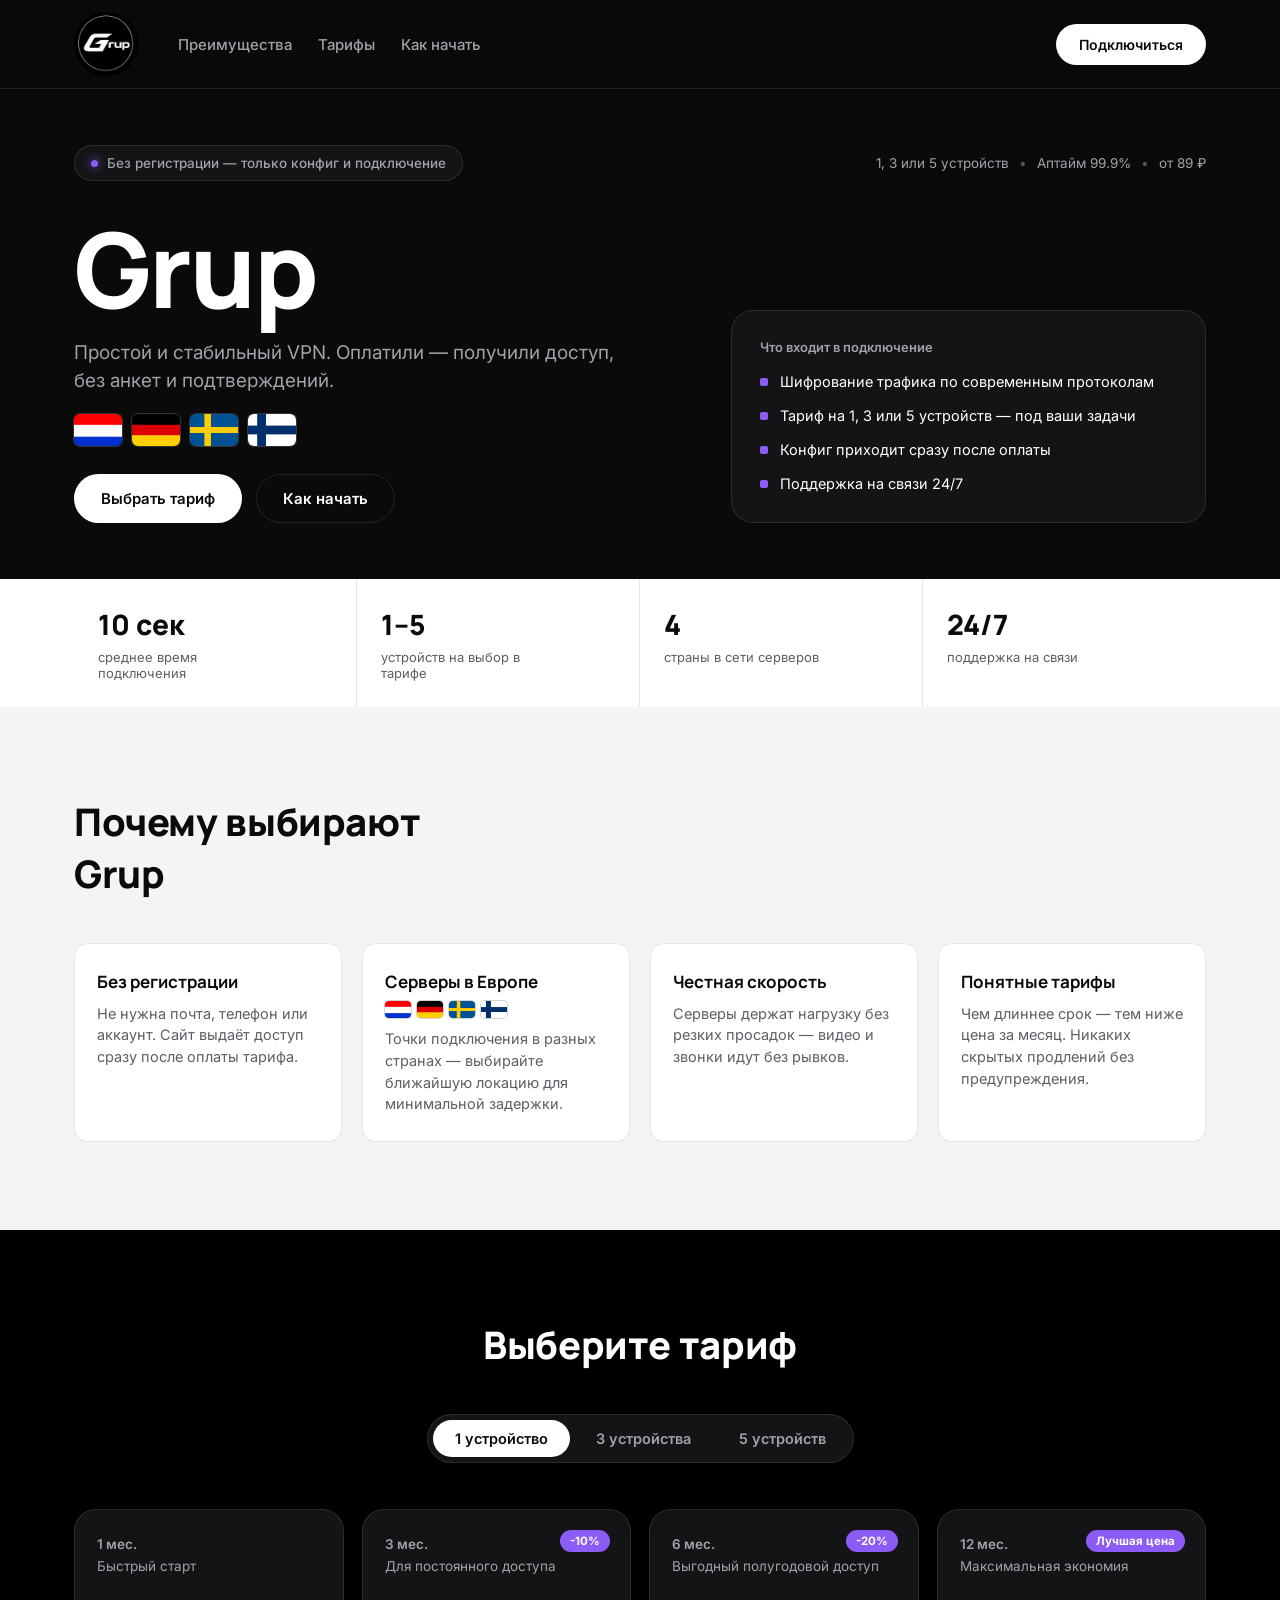
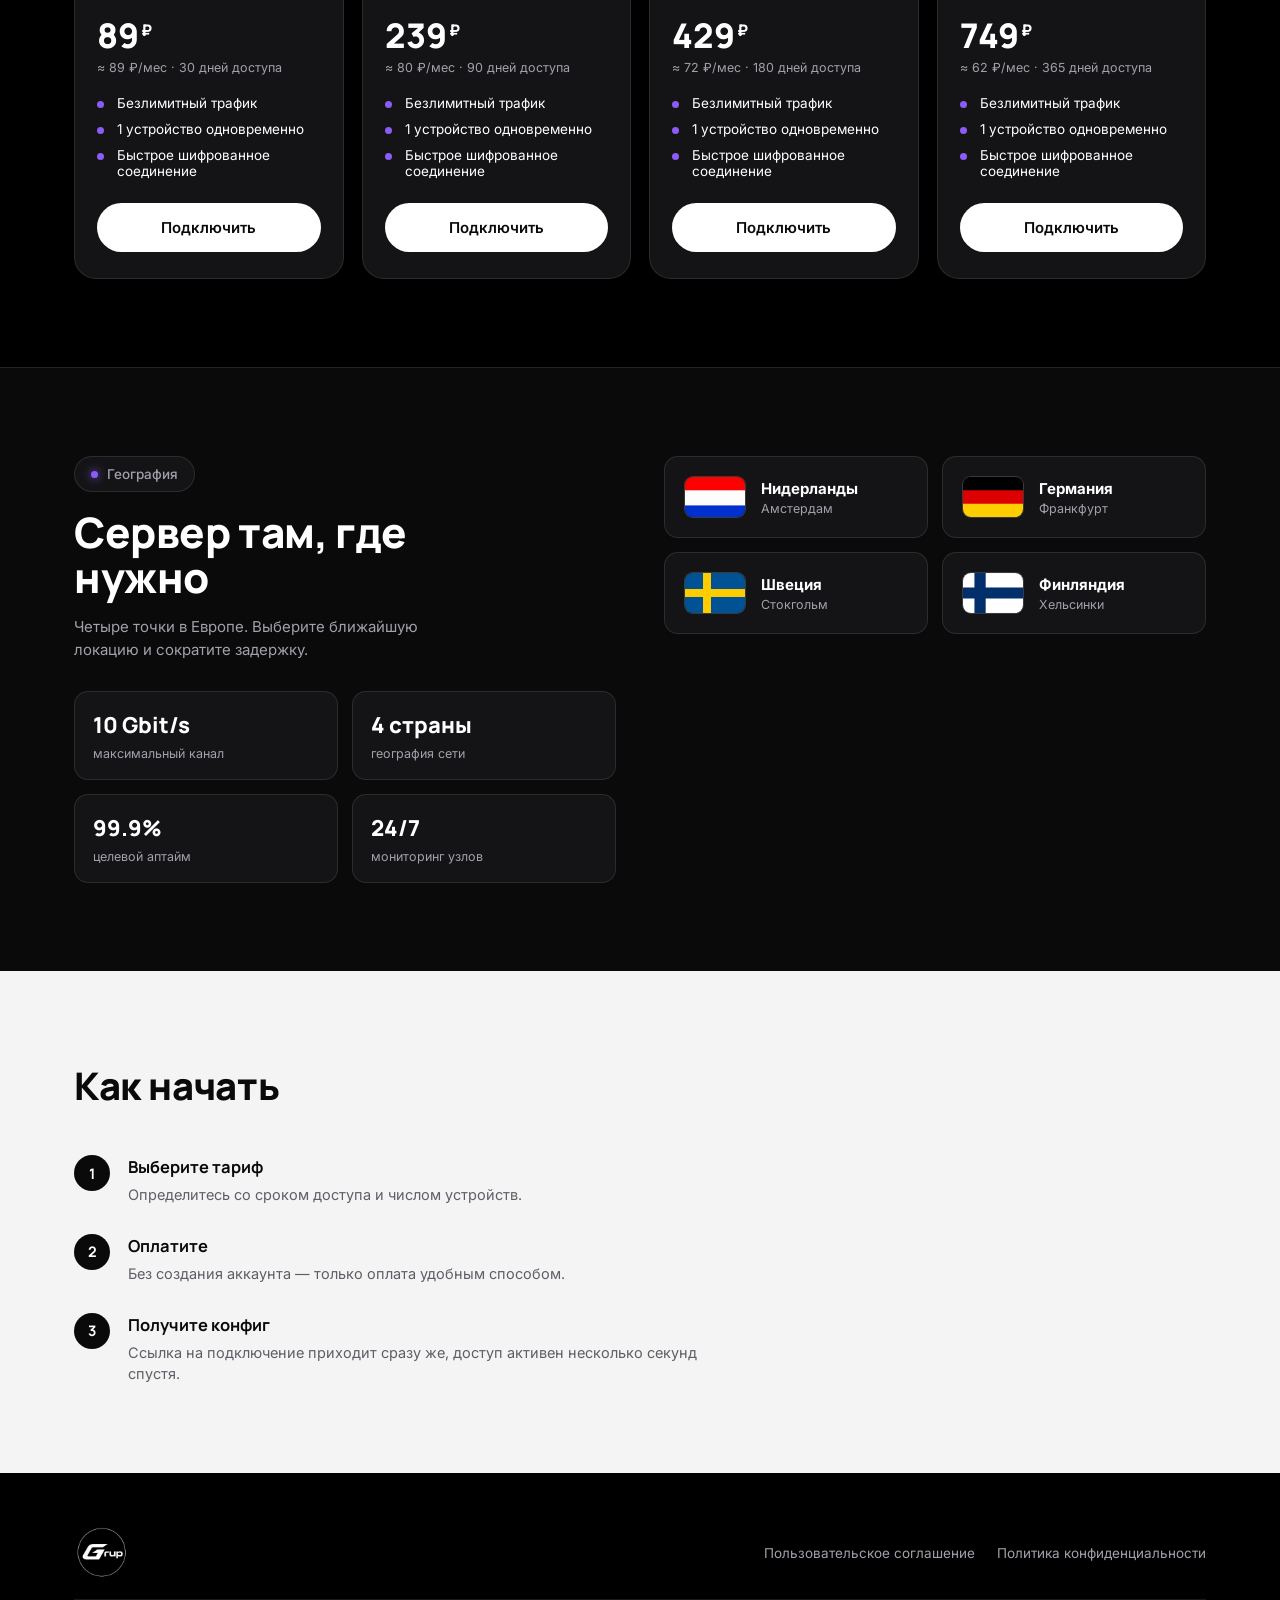
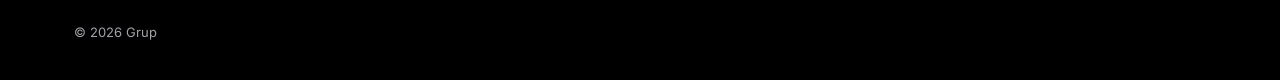
<file: index.html>
<!DOCTYPE html>
<html lang="ru">
<head>
<meta charset="UTF-8">
<meta name="viewport" content="width=device-width, initial-scale=1.0">
<title>Grup — быстрое и надёжное подключение</title>
<link rel="preconnect" href="https://fonts.googleapis.com">
<link rel="preconnect" href="https://fonts.gstatic.com" crossorigin>
<link href="https://fonts.googleapis.com/css2?family=Manrope:wght@500;700;800&family=Inter:wght@400;500;600&display=swap" rel="stylesheet">
<link rel="stylesheet" href="style.css">
</head>
<body>

<header class="topbar">
  <div class="container topbar__row">
    <a href="#top" class="brand">
      <img src="logo.png" alt="Grup" class="brand__logo">
    </a>

    <nav class="nav" id="nav">
      <a href="#features">Преимущества</a>
      <a href="#pricing">Тарифы</a>
      <a href="#start">Как начать</a>
    </nav>

    <a href="https://t.me/Grup_VPN_bot" target="_blank" rel="noopener" class="btn btn--white btn--sm nav-cta">Подключиться</a>

    <button class="burger" id="burger" aria-label="Открыть меню" aria-expanded="false">
      <span></span><span></span><span></span>
    </button>
  </div>
</header>

<main id="top">

  <section class="hero">
    <div class="container hero__inner">

      <div class="hero__top">
        <span class="pill">
          <span class="pill__dot"></span>
          Без регистрации — только конфиг и подключение
        </span>
        <div class="hero__meta">
          <span>1, 3 или 5 устройств</span>
          <span class="dotsep">•</span>
          <span>Аптайм 99.9%</span>
          <span class="dotsep">•</span>
          <span>от 89 ₽</span>
        </div>
      </div>

      <div class="hero__body">
        <div class="hero__text">
          <h1 class="hero__title">Grup</h1>
          <p class="hero__subtitle">Простой и стабильный VPN. Оплатили — получили доступ, без анкет и подтверждений.</p>
          <p class="hero__flags"><img class="flag flag--md" src="nl.png" alt="Нидерланды" loading="lazy"><img class="flag flag--md" src="de.png" alt="Германия" loading="lazy"><img class="flag flag--md" src="se.png" alt="Швеция" loading="lazy"><img class="flag flag--md" src="fi.png" alt="Финляндия" loading="lazy"></p>
          <div class="hero__actions">
            <a href="#pricing" class="btn btn--white">Выбрать тариф</a>
            <a href="#start" class="btn btn--dark">Как начать</a>
          </div>
        </div>

        <div class="hero__panel">
          <p class="hero__panel-label">Что входит в подключение</p>
          <ul class="hero__panel-list">
            <li>Шифрование трафика по современным протоколам</li>
            <li>Тариф на 1, 3 или 5 устройств — под ваши задачи</li>
            <li>Конфиг приходит сразу после оплаты</li>
            <li>Поддержка на связи 24/7</li>
          </ul>
        </div>
      </div>

    </div>

    <div class="statbar">
      <div class="container statbar__row">
        <div class="stat">
          <span class="stat__value">10 сек</span>
          <span class="stat__label">среднее время подключения</span>
        </div>
        <div class="stat">
          <span class="stat__value">1–5</span>
          <span class="stat__label">устройств на выбор в тарифе</span>
        </div>
        <div class="stat">
          <span class="stat__value">4</span>
          <span class="stat__label">страны в сети серверов</span>
        </div>
        <div class="stat">
          <span class="stat__value">24/7</span>
          <span class="stat__label">поддержка на связи</span>
        </div>
      </div>
    </div>
  </section>

  <section class="features" id="features">
    <div class="container">
      <h2 class="section-title">Почему выбирают Grup</h2>
      <div class="features__grid">
        <div class="feature">
          <h3>Без регистрации</h3>
          <p>Не нужна почта, телефон или аккаунт. Сайт выдаёт доступ сразу после оплаты тарифа.</p>
        </div>
        <div class="feature">
          <h3>Серверы в Европе <span class="flags"><img class="flag flag--sm" src="nl.png" alt="Нидерланды" loading="lazy"><img class="flag flag--sm" src="de.png" alt="Германия" loading="lazy"><img class="flag flag--sm" src="se.png" alt="Швеция" loading="lazy"><img class="flag flag--sm" src="fi.png" alt="Финляндия" loading="lazy"></span></h3>
          <p>Точки подключения в разных странах — выбирайте ближайшую локацию для минимальной задержки.</p>
        </div>
        <div class="feature">
          <h3>Честная скорость</h3>
          <p>Серверы держат нагрузку без резких просадок — видео и звонки идут без рывков.</p>
        </div>
        <div class="feature">
          <h3>Понятные тарифы</h3>
          <p>Чем длиннее срок — тем ниже цена за месяц. Никаких скрытых продлений без предупреждения.</p>
        </div>
      </div>
    </div>
  </section>

  <section class="pricing" id="pricing">
    <div class="container">
      <h2 class="section-title section-title--light">Выберите тариф</h2>

      <div class="tabs" role="tablist">
        <button class="tab is-active" data-devices="1" role="tab" aria-selected="true">1 устройство</button>
        <button class="tab" data-devices="3" role="tab" aria-selected="false">3 устройства</button>
        <button class="tab" data-devices="5" role="tab" aria-selected="false">5 устройств</button>
      </div>

      <div class="plans" id="plans"></div>
    </div>
  </section>

  <section class="geo" id="geo">
    <div class="container geo__inner">
      <div class="geo__text">
        <span class="pill pill--dark">
          <span class="pill__dot"></span>
          География
        </span>
        <h2 class="geo__title">Сервер там, где нужно</h2>
        <p class="geo__subtitle">Четыре точки в Европе. Выберите ближайшую локацию и сократите задержку.</p>
        <div class="geo__stats">
          <div class="geo__stat">
            <span class="geo__stat-value">10 Gbit/s</span>
            <span class="geo__stat-label">максимальный канал</span>
          </div>
          <div class="geo__stat">
            <span class="geo__stat-value">4 страны</span>
            <span class="geo__stat-label">география сети</span>
          </div>
          <div class="geo__stat">
            <span class="geo__stat-value">99.9%</span>
            <span class="geo__stat-label">целевой аптайм</span>
          </div>
          <div class="geo__stat">
            <span class="geo__stat-value">24/7</span>
            <span class="geo__stat-label">мониторинг узлов</span>
          </div>
        </div>
      </div>

      <div class="geo__list">
        <div class="geo__item">
          <img class="flag flag--lg" src="nl.png" alt="Нидерланды" loading="lazy">
          <div class="geo__place"><span class="geo__country">Нидерланды</span><span class="geo__city">Амстердам</span></div>
        </div>
        <div class="geo__item">
          <img class="flag flag--lg" src="de.png" alt="Германия" loading="lazy">
          <div class="geo__place"><span class="geo__country">Германия</span><span class="geo__city">Франкфурт</span></div>
        </div>
        <div class="geo__item">
          <img class="flag flag--lg" src="se.png" alt="Швеция" loading="lazy">
          <div class="geo__place"><span class="geo__country">Швеция</span><span class="geo__city">Стокгольм</span></div>
        </div>
        <div class="geo__item">
          <img class="flag flag--lg" src="fi.png" alt="Финляндия" loading="lazy">
          <div class="geo__place"><span class="geo__country">Финляндия</span><span class="geo__city">Хельсинки</span></div>
        </div>
      </div>
    </div>
  </section>

  <section class="start" id="start">
    <div class="container start__inner">
      <h2 class="section-title">Как начать</h2>
      <ol class="steps">
        <li><span class="steps__num">1</span><div><h3>Выберите тариф</h3><p>Определитесь со сроком доступа и числом устройств.</p></div></li>
        <li><span class="steps__num">2</span><div><h3>Оплатите</h3><p>Без создания аккаунта — только оплата удобным способом.</p></div></li>
        <li><span class="steps__num">3</span><div><h3>Получите конфиг</h3><p>Ссылка на подключение приходит сразу же, доступ активен несколько секунд спустя.</p></div></li>
      </ol>
    </div>
  </section>

</main>

<footer class="footer">
  <div class="container footer__row">
    <div class="footer__brand">
      <img src="logo.png" alt="Grup" class="brand__logo brand__logo--sm">
    </div>
    <div class="footer__links">
      <a href="user-agreement.html">Пользовательское соглашение</a>
      <a href="privacy-policy.html">Политика конфиденциальности</a>
    </div>
    <p class="footer__copy">© <span id="year"></span> Grup</p>
  </div>
</footer>

<script src="script.js"></script>
</body>
</html>
</file>
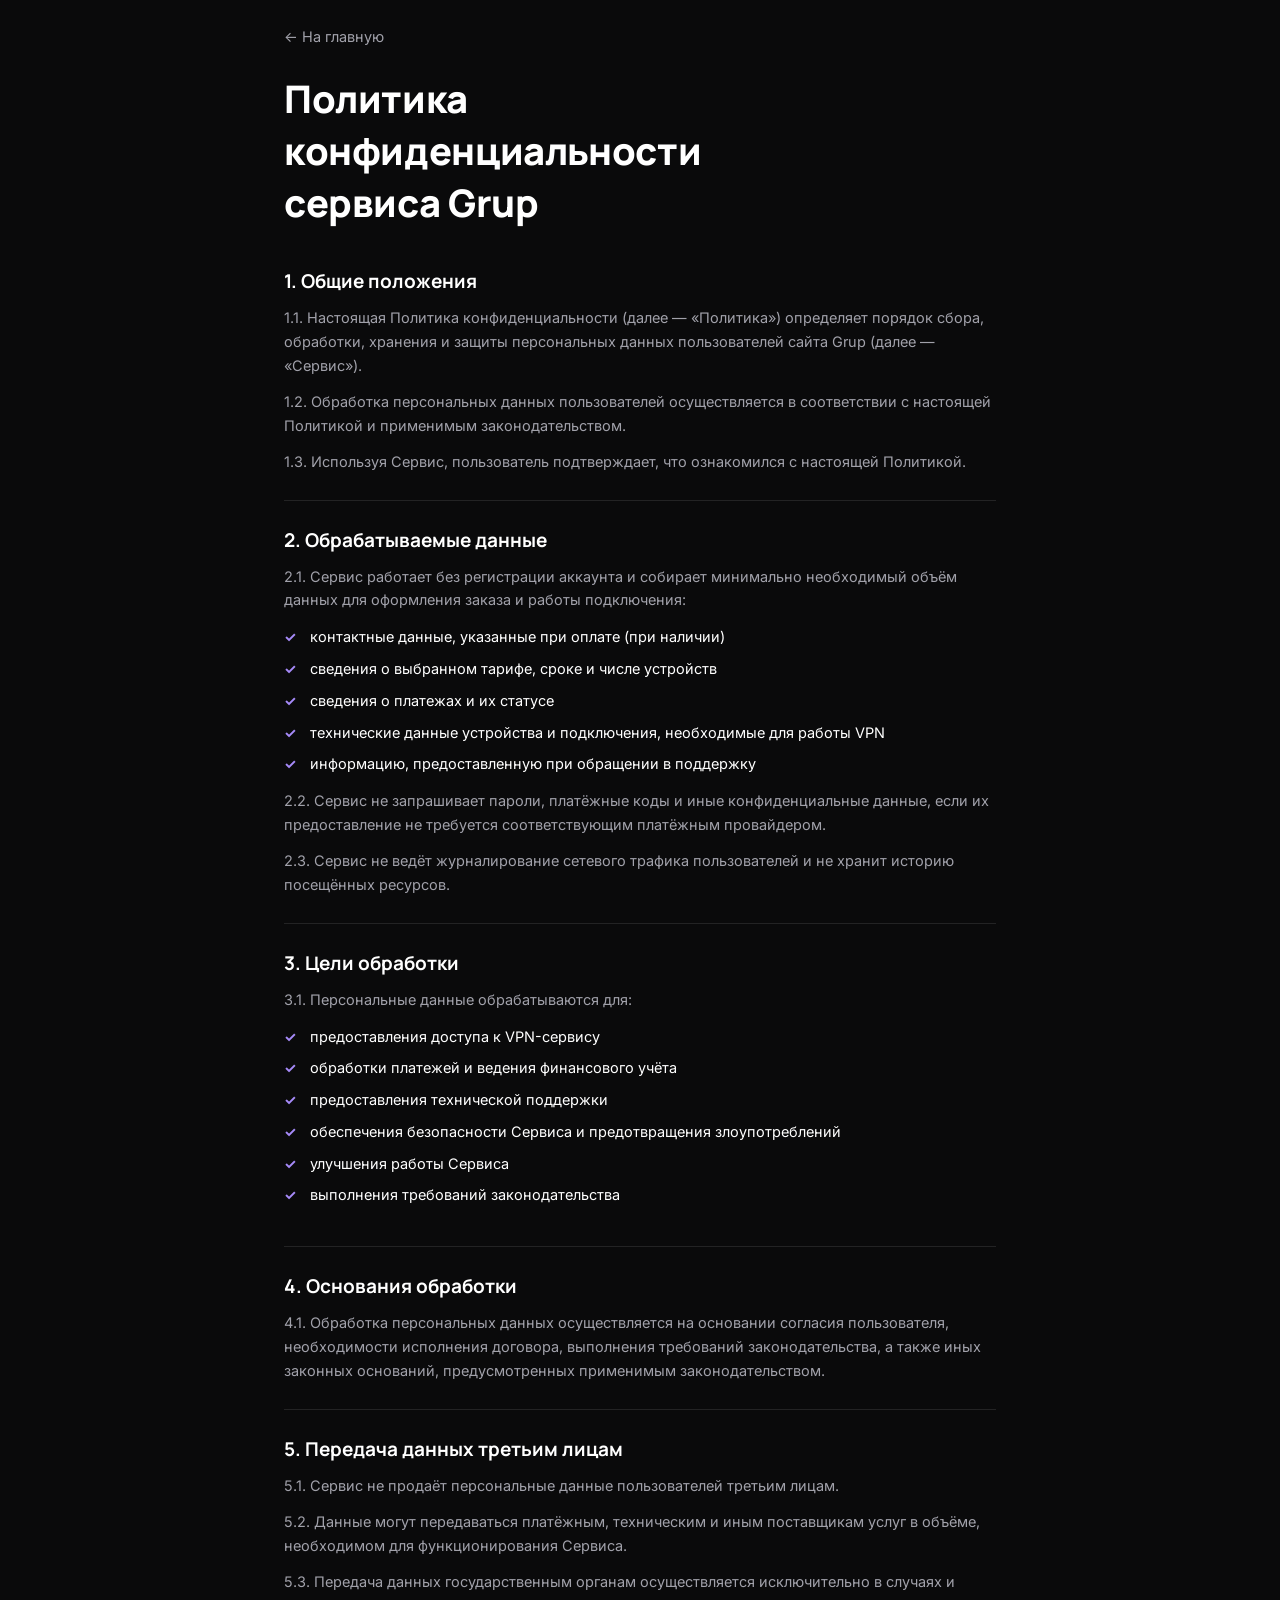
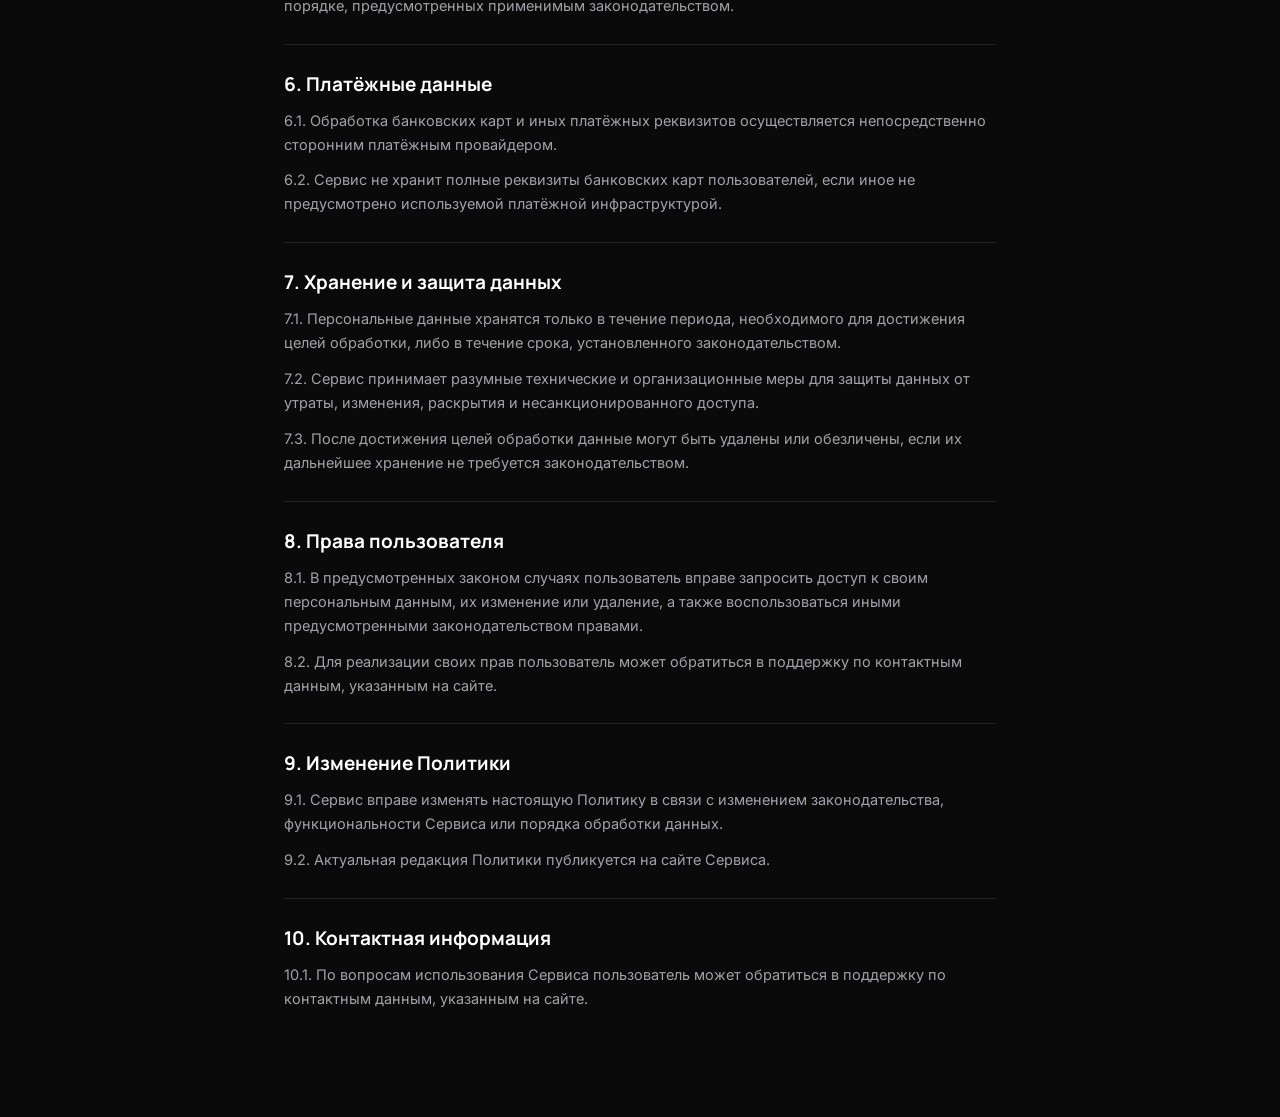
<file: privacy-policy.html>
<!DOCTYPE html>
<html lang="ru">
<head>
<meta charset="UTF-8">
<meta name="viewport" content="width=device-width, initial-scale=1.0">
<title>Политика конфиденциальности — Grup</title>
<link rel="preconnect" href="https://fonts.googleapis.com">
<link rel="preconnect" href="https://fonts.gstatic.com" crossorigin>
<link href="https://fonts.googleapis.com/css2?family=Manrope:wght@500;700;800&family=Inter:wght@400;500;600&display=swap" rel="stylesheet">
<link rel="stylesheet" href="style.css">
</head>
<body class="legal-page">

<div class="legal-container">
  <a href="index.html" class="legal-back">← На главную</a>
  <h1 class="legal-title">Политика конфиденциальности сервиса Grup</h1>

  <section class="legal-section">
    <h2>1. Общие положения</h2>
    <p>1.1. Настоящая Политика конфиденциальности (далее — «Политика») определяет порядок сбора, обработки, хранения и защиты персональных данных пользователей сайта Grup (далее — «Сервис»).</p>
    <p>1.2. Обработка персональных данных пользователей осуществляется в соответствии с настоящей Политикой и применимым законодательством.</p>
    <p>1.3. Используя Сервис, пользователь подтверждает, что ознакомился с настоящей Политикой.</p>
  </section>

  <section class="legal-section">
    <h2>2. Обрабатываемые данные</h2>
    <p>2.1. Сервис работает без регистрации аккаунта и собирает минимально необходимый объём данных для оформления заказа и работы подключения:</p>
    <ul class="legal-check">
      <li>контактные данные, указанные при оплате (при наличии)</li>
      <li>сведения о выбранном тарифе, сроке и числе устройств</li>
      <li>сведения о платежах и их статусе</li>
      <li>технические данные устройства и подключения, необходимые для работы VPN</li>
      <li>информацию, предоставленную при обращении в поддержку</li>
    </ul>
    <p>2.2. Сервис не запрашивает пароли, платёжные коды и иные конфиденциальные данные, если их предоставление не требуется соответствующим платёжным провайдером.</p>
    <p>2.3. Сервис не ведёт журналирование сетевого трафика пользователей и не хранит историю посещённых ресурсов.</p>
  </section>

  <section class="legal-section">
    <h2>3. Цели обработки</h2>
    <p>3.1. Персональные данные обрабатываются для:</p>
    <ul class="legal-check">
      <li>предоставления доступа к VPN-сервису</li>
      <li>обработки платежей и ведения финансового учёта</li>
      <li>предоставления технической поддержки</li>
      <li>обеспечения безопасности Сервиса и предотвращения злоупотреблений</li>
      <li>улучшения работы Сервиса</li>
      <li>выполнения требований законодательства</li>
    </ul>
  </section>

  <section class="legal-section">
    <h2>4. Основания обработки</h2>
    <p>4.1. Обработка персональных данных осуществляется на основании согласия пользователя, необходимости исполнения договора, выполнения требований законодательства, а также иных законных оснований, предусмотренных применимым законодательством.</p>
  </section>

  <section class="legal-section">
    <h2>5. Передача данных третьим лицам</h2>
    <p>5.1. Сервис не продаёт персональные данные пользователей третьим лицам.</p>
    <p>5.2. Данные могут передаваться платёжным, техническим и иным поставщикам услуг в объёме, необходимом для функционирования Сервиса.</p>
    <p>5.3. Передача данных государственным органам осуществляется исключительно в случаях и порядке, предусмотренных применимым законодательством.</p>
  </section>

  <section class="legal-section">
    <h2>6. Платёжные данные</h2>
    <p>6.1. Обработка банковских карт и иных платёжных реквизитов осуществляется непосредственно сторонним платёжным провайдером.</p>
    <p>6.2. Сервис не хранит полные реквизиты банковских карт пользователей, если иное не предусмотрено используемой платёжной инфраструктурой.</p>
  </section>

  <section class="legal-section">
    <h2>7. Хранение и защита данных</h2>
    <p>7.1. Персональные данные хранятся только в течение периода, необходимого для достижения целей обработки, либо в течение срока, установленного законодательством.</p>
    <p>7.2. Сервис принимает разумные технические и организационные меры для защиты данных от утраты, изменения, раскрытия и несанкционированного доступа.</p>
    <p>7.3. После достижения целей обработки данные могут быть удалены или обезличены, если их дальнейшее хранение не требуется законодательством.</p>
  </section>

  <section class="legal-section">
    <h2>8. Права пользователя</h2>
    <p>8.1. В предусмотренных законом случаях пользователь вправе запросить доступ к своим персональным данным, их изменение или удаление, а также воспользоваться иными предусмотренными законодательством правами.</p>
    <p>8.2. Для реализации своих прав пользователь может обратиться в поддержку по контактным данным, указанным на сайте.</p>
  </section>

  <section class="legal-section">
    <h2>9. Изменение Политики</h2>
    <p>9.1. Сервис вправе изменять настоящую Политику в связи с изменением законодательства, функциональности Сервиса или порядка обработки данных.</p>
    <p>9.2. Актуальная редакция Политики публикуется на сайте Сервиса.</p>
  </section>

  <section class="legal-section">
    <h2>10. Контактная информация</h2>
    <p>10.1. По вопросам использования Сервиса пользователь может обратиться в поддержку по контактным данным, указанным на сайте.</p>
  </section>
</div>

</body>
</html>
</file>
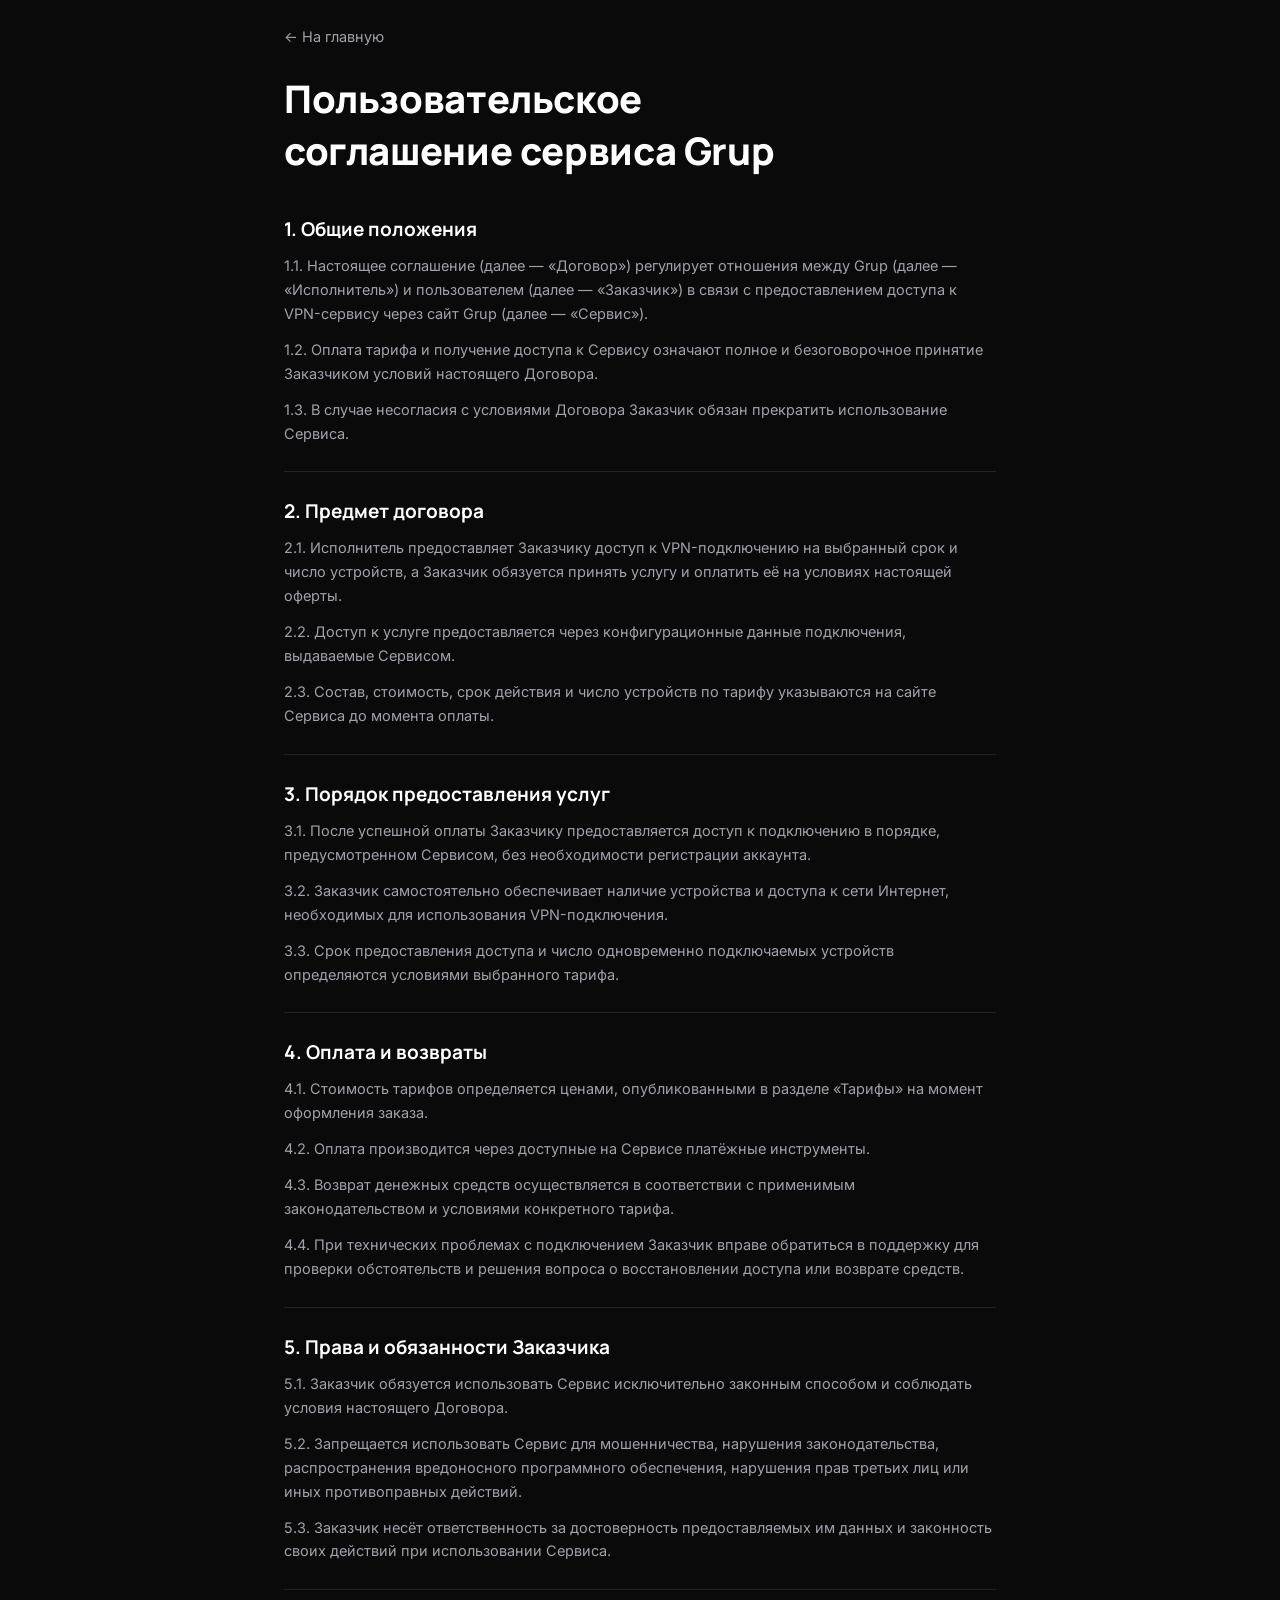
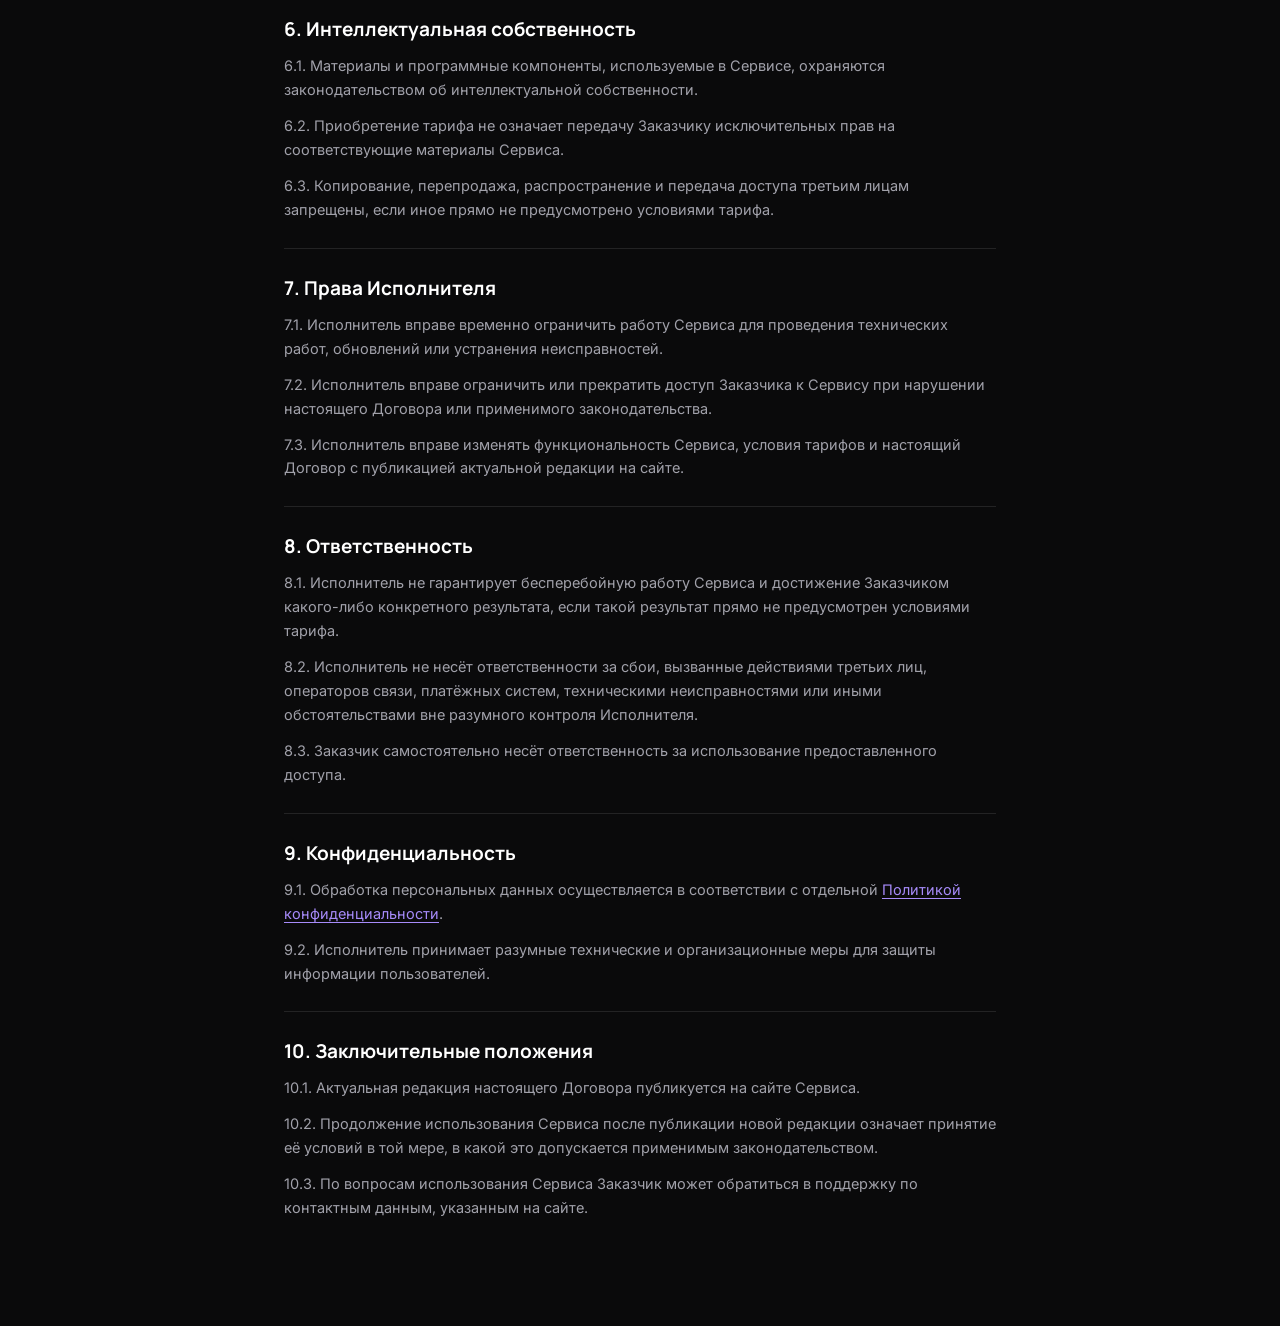
<file: user-agreement.html>
<!DOCTYPE html>
<html lang="ru">
<head>
<meta charset="UTF-8">
<meta name="viewport" content="width=device-width, initial-scale=1.0">
<title>Пользовательское соглашение — Grup</title>
<link rel="preconnect" href="https://fonts.googleapis.com">
<link rel="preconnect" href="https://fonts.gstatic.com" crossorigin>
<link href="https://fonts.googleapis.com/css2?family=Manrope:wght@500;700;800&family=Inter:wght@400;500;600&display=swap" rel="stylesheet">
<link rel="stylesheet" href="style.css">
</head>
<body class="legal-page">

<div class="legal-container">
  <a href="index.html" class="legal-back">← На главную</a>
  <h1 class="legal-title">Пользовательское соглашение сервиса Grup</h1>

  <section class="legal-section">
    <h2>1. Общие положения</h2>
    <p>1.1. Настоящее соглашение (далее — «Договор») регулирует отношения между Grup (далее — «Исполнитель») и пользователем (далее — «Заказчик») в связи с предоставлением доступа к VPN-сервису через сайт Grup (далее — «Сервис»).</p>
    <p>1.2. Оплата тарифа и получение доступа к Сервису означают полное и безоговорочное принятие Заказчиком условий настоящего Договора.</p>
    <p>1.3. В случае несогласия с условиями Договора Заказчик обязан прекратить использование Сервиса.</p>
  </section>

  <section class="legal-section">
    <h2>2. Предмет договора</h2>
    <p>2.1. Исполнитель предоставляет Заказчику доступ к VPN-подключению на выбранный срок и число устройств, а Заказчик обязуется принять услугу и оплатить её на условиях настоящей оферты.</p>
    <p>2.2. Доступ к услуге предоставляется через конфигурационные данные подключения, выдаваемые Сервисом.</p>
    <p>2.3. Состав, стоимость, срок действия и число устройств по тарифу указываются на сайте Сервиса до момента оплаты.</p>
  </section>

  <section class="legal-section">
    <h2>3. Порядок предоставления услуг</h2>
    <p>3.1. После успешной оплаты Заказчику предоставляется доступ к подключению в порядке, предусмотренном Сервисом, без необходимости регистрации аккаунта.</p>
    <p>3.2. Заказчик самостоятельно обеспечивает наличие устройства и доступа к сети Интернет, необходимых для использования VPN-подключения.</p>
    <p>3.3. Срок предоставления доступа и число одновременно подключаемых устройств определяются условиями выбранного тарифа.</p>
  </section>

  <section class="legal-section">
    <h2>4. Оплата и возвраты</h2>
    <p>4.1. Стоимость тарифов определяется ценами, опубликованными в разделе «Тарифы» на момент оформления заказа.</p>
    <p>4.2. Оплата производится через доступные на Сервисе платёжные инструменты.</p>
    <p>4.3. Возврат денежных средств осуществляется в соответствии с применимым законодательством и условиями конкретного тарифа.</p>
    <p>4.4. При технических проблемах с подключением Заказчик вправе обратиться в поддержку для проверки обстоятельств и решения вопроса о восстановлении доступа или возврате средств.</p>
  </section>

  <section class="legal-section">
    <h2>5. Права и обязанности Заказчика</h2>
    <p>5.1. Заказчик обязуется использовать Сервис исключительно законным способом и соблюдать условия настоящего Договора.</p>
    <p>5.2. Запрещается использовать Сервис для мошенничества, нарушения законодательства, распространения вредоносного программного обеспечения, нарушения прав третьих лиц или иных противоправных действий.</p>
    <p>5.3. Заказчик несёт ответственность за достоверность предоставляемых им данных и законность своих действий при использовании Сервиса.</p>
  </section>

  <section class="legal-section">
    <h2>6. Интеллектуальная собственность</h2>
    <p>6.1. Материалы и программные компоненты, используемые в Сервисе, охраняются законодательством об интеллектуальной собственности.</p>
    <p>6.2. Приобретение тарифа не означает передачу Заказчику исключительных прав на соответствующие материалы Сервиса.</p>
    <p>6.3. Копирование, перепродажа, распространение и передача доступа третьим лицам запрещены, если иное прямо не предусмотрено условиями тарифа.</p>
  </section>

  <section class="legal-section">
    <h2>7. Права Исполнителя</h2>
    <p>7.1. Исполнитель вправе временно ограничить работу Сервиса для проведения технических работ, обновлений или устранения неисправностей.</p>
    <p>7.2. Исполнитель вправе ограничить или прекратить доступ Заказчика к Сервису при нарушении настоящего Договора или применимого законодательства.</p>
    <p>7.3. Исполнитель вправе изменять функциональность Сервиса, условия тарифов и настоящий Договор с публикацией актуальной редакции на сайте.</p>
  </section>

  <section class="legal-section">
    <h2>8. Ответственность</h2>
    <p>8.1. Исполнитель не гарантирует бесперебойную работу Сервиса и достижение Заказчиком какого-либо конкретного результата, если такой результат прямо не предусмотрен условиями тарифа.</p>
    <p>8.2. Исполнитель не несёт ответственности за сбои, вызванные действиями третьих лиц, операторов связи, платёжных систем, техническими неисправностями или иными обстоятельствами вне разумного контроля Исполнителя.</p>
    <p>8.3. Заказчик самостоятельно несёт ответственность за использование предоставленного доступа.</p>
  </section>

  <section class="legal-section">
    <h2>9. Конфиденциальность</h2>
    <p>9.1. Обработка персональных данных осуществляется в соответствии с отдельной <a href="privacy-policy.html">Политикой конфиденциальности</a>.</p>
    <p>9.2. Исполнитель принимает разумные технические и организационные меры для защиты информации пользователей.</p>
  </section>

  <section class="legal-section">
    <h2>10. Заключительные положения</h2>
    <p>10.1. Актуальная редакция настоящего Договора публикуется на сайте Сервиса.</p>
    <p>10.2. Продолжение использования Сервиса после публикации новой редакции означает принятие её условий в той мере, в какой это допускается применимым законодательством.</p>
    <p>10.3. По вопросам использования Сервиса Заказчик может обратиться в поддержку по контактным данным, указанным на сайте.</p>
  </section>
</div>

</body>
</html>
</file>
<file: style.css>
/* ===== Tokens: black / white / violet ===== */
:root{
  --bg:#0A0A0B;
  --panel:#141416;
  --ink:#FFFFFF;
  --ink-soft:#A1A1AA;
  --line:rgba(255,255,255,0.10);

  --violet:#8B5CF6;
  --violet-hi:#A78BFA;
  --glow:rgba(139,92,246,0.45);

  --light-bg:#F4F4F5;
  --light-panel:#FFFFFF;
  --light-ink:#0A0A0B;
  --light-soft:#5E5E66;
  --light-line:rgba(10,10,11,0.10);

  --radius-lg:22px;--radius-md:14px;
  --topbar-h:88px;
  --font-head:'Manrope',system-ui,sans-serif;
  --font-body:'Inter',system-ui,sans-serif;
}
*{box-sizing:border-box;}
html{scroll-behavior:smooth;}
body{margin:0;background:var(--bg);color:var(--ink);font-family:var(--font-body);-webkit-font-smoothing:antialiased;}
a{color:inherit;text-decoration:none;}
ul,ol{margin:0;padding:0;list-style:none;}
h1,h2,h3{font-family:var(--font-head);margin:0;}
.container{width:100%;max-width:1180px;margin:0 auto;padding:0 24px;}
:focus-visible{outline:2px solid var(--violet-hi);outline-offset:3px;}

/* ===== Buttons ===== */
.btn{
  display:inline-flex;align-items:center;justify-content:center;
  padding:14px 26px;border-radius:999px;font-weight:600;font-size:15px;
  border:1px solid transparent;cursor:pointer;
  transition:transform .18s ease,background .18s ease,box-shadow .18s ease,border-color .18s ease,color .18s ease;
}
.btn:active{transform:translateY(0)!important;}
.btn--sm{padding:11px 22px;font-size:14px;}
/* белая: на тёмном фоне; при наведении — чёрная с фиолетовой подсветкой */
.btn--white{background:#fff;color:#0A0A0B;}
.btn--white:hover{
  background:#0A0A0B;color:#fff;border-color:var(--violet);
  transform:translateY(-2px);
  box-shadow:0 0 0 1px var(--violet),0 10px 30px var(--glow);
}
/* чёрная: на светлом фоне; при наведении — фиолетовая */
.btn--dark{background:#0A0A0B;color:#fff;}
.btn--dark:hover{
  background:var(--violet);color:#fff;
  transform:translateY(-2px);
  box-shadow:0 10px 30px var(--glow);
}

/* ===== Topbar ===== */
.topbar{
  position:sticky;top:0;z-index:50;
  background:rgba(10,10,11,0.85);backdrop-filter:blur(12px);
  border-bottom:1px solid var(--line);
}
.topbar__row{display:flex;align-items:center;gap:32px;height:var(--topbar-h);}
.brand{display:flex;align-items:center;}
.brand__logo{height:64px;width:64px;border-radius:50%;object-fit:cover;display:block;}
.brand__logo--sm{height:56px;width:56px;}
.nav{display:flex;gap:26px;margin-left:8px;flex:1;}
.nav a{font-size:15px;color:var(--ink-soft);font-weight:500;transition:color .15s;}
.nav a:hover{color:var(--violet-hi);}
.nav-cta{margin-left:auto;}
.burger{
  display:none;width:40px;height:40px;border-radius:10px;
  border:1px solid var(--line);background:var(--panel);
  flex-direction:column;align-items:center;justify-content:center;gap:4px;cursor:pointer;
}
.burger span{width:16px;height:2px;background:#fff;border-radius:2px;}

/* ===== Hero ===== */
.hero{padding-top:56px;}
.hero__top{display:flex;align-items:center;justify-content:space-between;gap:16px;flex-wrap:wrap;margin-bottom:40px;}
.pill{
  display:inline-flex;align-items:center;gap:9px;padding:9px 16px;border-radius:999px;
  background:var(--panel);border:1px solid var(--line);
  font-size:13.5px;font-weight:500;color:var(--ink-soft);
}
.pill__dot{width:7px;height:7px;border-radius:50%;background:var(--violet);box-shadow:0 0 10px var(--violet);}
.hero__meta{display:flex;gap:10px;font-size:13.5px;color:var(--ink-soft);}
.dotsep{opacity:.5;}
.hero__body{display:grid;grid-template-columns:1.3fr 1fr;gap:40px;align-items:end;padding-bottom:56px;}
.hero__title{font-size:clamp(52px,9vw,104px);line-height:0.92;font-weight:800;letter-spacing:-0.02em;}
.hero__subtitle{font-size:19px;color:var(--ink-soft);max-width:46ch;margin:22px 0 18px;line-height:1.5;}
.hero__flags{display:flex;gap:10px;margin:0 0 28px;}
.hero__actions{display:flex;gap:14px;flex-wrap:wrap;}
.hero .btn--dark{background:transparent;color:#fff;border-color:var(--line);}
.hero .btn--dark:hover{background:var(--violet);border-color:var(--violet);}
.hero__panel{background:var(--panel);border:1px solid var(--line);border-radius:var(--radius-lg);padding:28px;}
.hero__panel-label{font-size:13px;color:var(--ink-soft);margin:0 0 16px;font-weight:600;}
.hero__panel-list{display:flex;flex-direction:column;gap:13px;}
.hero__panel-list li{font-size:14.5px;line-height:1.45;padding-left:20px;position:relative;}
.hero__panel-list li::before{content:"";position:absolute;left:0;top:7px;width:8px;height:8px;border-radius:2px;background:var(--violet);}

.statbar{background:#fff;color:var(--light-ink);}
.statbar__row{display:grid;grid-template-columns:repeat(4,1fr);}
.stat{padding:26px 24px;border-right:1px solid var(--light-line);}
.stat:last-child{border-right:none;}
.stat__value{display:block;font-family:var(--font-head);font-size:28px;font-weight:800;}
.stat__label{display:block;margin-top:6px;font-size:13px;color:var(--light-soft);max-width:22ch;}

/* ===== Features (light) ===== */
.features{padding:88px 0;background:var(--light-bg);color:var(--light-ink);}
.section-title{font-size:clamp(28px,4vw,38px);font-weight:800;letter-spacing:-0.01em;max-width:16ch;margin-bottom:44px;}
.features__grid{display:grid;grid-template-columns:repeat(4,1fr);gap:20px;}
.feature{background:var(--light-panel);border:1px solid var(--light-line);border-radius:var(--radius-md);padding:26px 22px;transition:border-color .2s,box-shadow .2s;}
.feature:hover{border-color:var(--violet);box-shadow:0 12px 30px rgba(139,92,246,0.16);}
.feature h3{font-size:17px;margin-bottom:10px;}
.feature .flags{display:flex;gap:6px;margin-top:8px;}
.feature p{font-size:14.5px;color:var(--light-soft);line-height:1.5;margin:0;}

/* ===== Pricing (dark) ===== */
.pricing{background:#000;padding:88px 0;}
.section-title--light{margin-left:auto;margin-right:auto;text-align:center;max-width:none;}
.tabs{display:flex;justify-content:center;gap:4px;background:var(--panel);border:1px solid var(--line);border-radius:999px;padding:5px;width:fit-content;margin:0 auto 46px;}
.tab{border:none;background:transparent;color:var(--ink-soft);font-family:var(--font-body);font-size:14.5px;font-weight:600;padding:10px 22px;border-radius:999px;cursor:pointer;transition:.15s ease;}
.tab.is-active{background:#fff;color:#0A0A0B;}
.tab:hover:not(.is-active){color:var(--violet-hi);}
.plans{display:grid;grid-template-columns:repeat(4,1fr);gap:18px;}
.plan{background:var(--panel);border:1px solid var(--line);border-radius:var(--radius-lg);padding:26px 22px;position:relative;display:flex;flex-direction:column;transition:border-color .2s,box-shadow .2s;}
.plan:hover{border-color:var(--violet);box-shadow:0 0 40px rgba(139,92,246,0.18);}
.plan__badge{position:absolute;top:20px;right:20px;background:var(--violet);color:#fff;font-size:11.5px;font-weight:700;padding:4px 10px;border-radius:999px;}
.plan__term{font-size:13.5px;color:var(--ink-soft);font-weight:600;}
.plan__desc{font-size:13.5px;color:var(--ink-soft);margin:6px 0 20px;min-height:34px;}
.plan__price{font-family:var(--font-head);font-size:34px;font-weight:800;}
.plan__price sup{font-size:16px;margin-left:2px;}
.plan__permonth{font-size:12.5px;color:var(--ink-soft);margin:2px 0 20px;}
.plan__features{display:flex;flex-direction:column;gap:10px;margin-bottom:24px;}
.plan__features li{font-size:13.5px;padding-left:20px;position:relative;}
.plan__features li::before{content:"";position:absolute;left:0;top:6px;width:7px;height:7px;border-radius:50%;background:var(--violet);}
.plan .btn{margin-top:auto;width:100%;}

/* ===== Geography (dark, separated from pricing) ===== */
.geo{background:var(--bg);padding:88px 0;border-top:1px solid var(--line);}
.geo__inner{display:grid;grid-template-columns:1fr 1fr;gap:48px;align-items:start;}
.pill--dark{background:var(--panel);}
.geo__title{font-size:clamp(30px,4vw,42px);font-weight:800;letter-spacing:-0.01em;line-height:1.08;margin:18px 0 14px;max-width:14ch;}
.geo__subtitle{font-size:15px;line-height:1.55;color:var(--ink-soft);max-width:40ch;margin:0 0 30px;}
.geo__stats{display:grid;grid-template-columns:1fr 1fr;gap:14px;}
.geo__stat{background:var(--panel);border:1px solid var(--line);border-radius:var(--radius-md);padding:18px;}
.geo__stat-value{display:block;font-family:var(--font-head);font-size:22px;font-weight:800;}
.geo__stat-label{display:block;margin-top:6px;font-size:12.5px;color:var(--ink-soft);}
.geo__list{display:grid;grid-template-columns:1fr 1fr;gap:14px;align-content:start;}
.geo__item{display:flex;align-items:center;gap:16px;background:var(--panel);border:1px solid var(--line);border-radius:var(--radius-md);padding:20px;transition:border-color .15s,transform .15s,box-shadow .15s;}
.geo__item:hover{border-color:var(--violet);transform:translateY(-2px);box-shadow:0 10px 28px var(--glow);}
.flag{display:block;height:auto;border-radius:6px;box-shadow:0 0 0 1px rgba(128,128,128,.35);}
.flag--sm{width:26px;border-radius:4px;}
.flag--md{width:48px;}
.flag--lg{width:60px;border-radius:8px;flex:none;}
.geo__place{display:flex;flex-direction:column;gap:3px;}
.geo__country{font-size:15px;font-weight:700;}
.geo__city{font-size:12.5px;color:var(--ink-soft);}

/* ===== Steps (light) ===== */
.start{padding:88px 0;background:var(--light-bg);color:var(--light-ink);}
.steps{display:flex;flex-direction:column;gap:28px;max-width:640px;}
.steps li{display:flex;gap:18px;align-items:flex-start;}
.steps__num{flex:none;width:36px;height:36px;border-radius:50%;background:#0A0A0B;color:#fff;display:flex;align-items:center;justify-content:center;font-family:var(--font-head);font-weight:700;font-size:14.5px;}
.steps h3{font-size:16.5px;margin-bottom:6px;}
.steps p{font-size:14.5px;color:var(--light-soft);margin:0;line-height:1.5;}

/* ===== Footer ===== */
.footer{padding:52px 0 40px;background:#000;}
.footer__row{display:flex;align-items:center;justify-content:space-between;flex-wrap:wrap;gap:18px;}
.footer__links{display:flex;gap:22px;flex-wrap:wrap;}
.footer__links a{font-size:13.5px;color:var(--ink-soft);transition:color .15s;}
.footer__links a:hover{color:var(--violet-hi);}
.footer__copy{font-size:13px;color:var(--ink-soft);margin:0;width:100%;padding-top:24px;border-top:1px solid var(--line);}

/* ===== Legal pages ===== */
.legal-page{background:var(--bg);color:var(--ink);min-height:100vh;padding-bottom:80px;}
.legal-back{display:inline-flex;align-items:center;gap:8px;padding:28px 0 0;font-size:14.5px;color:var(--ink-soft);transition:color .15s;}
.legal-back:hover{color:var(--violet-hi);}
.legal-container{max-width:760px;margin:0 auto;padding:0 24px;}
.legal-title{font-size:clamp(28px,4vw,38px);font-weight:800;letter-spacing:-0.01em;margin:26px 0 40px;max-width:20ch;}
.legal-section{padding:26px 0;border-top:1px solid var(--line);}
.legal-section:first-of-type{border-top:none;padding-top:0;}
.legal-section h2{font-size:19px;font-weight:700;margin-bottom:12px;}
.legal-section p{font-size:14.5px;line-height:1.65;color:var(--ink-soft);margin:0 0 12px;}
.legal-section p:last-child{margin-bottom:0;}
.legal-section a{color:var(--violet-hi);text-decoration:underline;text-underline-offset:3px;}
.legal-check{display:flex;flex-direction:column;gap:10px;margin:14px 0;}
.legal-check li{font-size:14.5px;line-height:1.5;padding-left:26px;position:relative;}
.legal-check li::before{content:"✓";position:absolute;left:0;top:0;color:var(--violet-hi);font-weight:700;font-size:14px;}

@media (prefers-reduced-motion:reduce){*{transition:none!important;scroll-behavior:auto!important;}}

/* ===== Responsive ===== */
@media (max-width:980px){
  .hero__body{grid-template-columns:1fr;align-items:start;}
  .features__grid,.plans{grid-template-columns:repeat(2,1fr);}
  .statbar__row{grid-template-columns:repeat(2,1fr);}
  .stat:nth-child(2){border-right:none;}
  .stat{border-bottom:1px solid var(--light-line);}
}
@media (max-width:720px){
  :root{--topbar-h:76px;}
  .brand__logo{height:56px;width:56px;}
  .nav,.nav-cta{display:none;}
  .burger{display:flex;}
  .topbar.is-open .nav{
    display:flex;flex-direction:column;position:absolute;
    top:var(--topbar-h);left:0;right:0;background:var(--bg);
    border-bottom:1px solid var(--line);padding:18px 24px 26px;gap:16px;margin:0;
  }
  .topbar.is-open .nav-cta{
    display:flex;position:absolute;top:calc(var(--topbar-h) + 178px);
    left:24px;right:24px;width:calc(100% - 48px);margin:0;
  }
  .hero__title{font-size:clamp(44px,15vw,64px);}
  .hero__subtitle{font-size:17px;}
  .plans,.features__grid{grid-template-columns:1fr;}
  .footer__row{flex-direction:column;align-items:flex-start;}
  .geo{padding:56px 0;}
  .geo__inner,.geo__list{grid-template-columns:1fr;}
  .geo__inner{gap:32px;}
}
</file>
